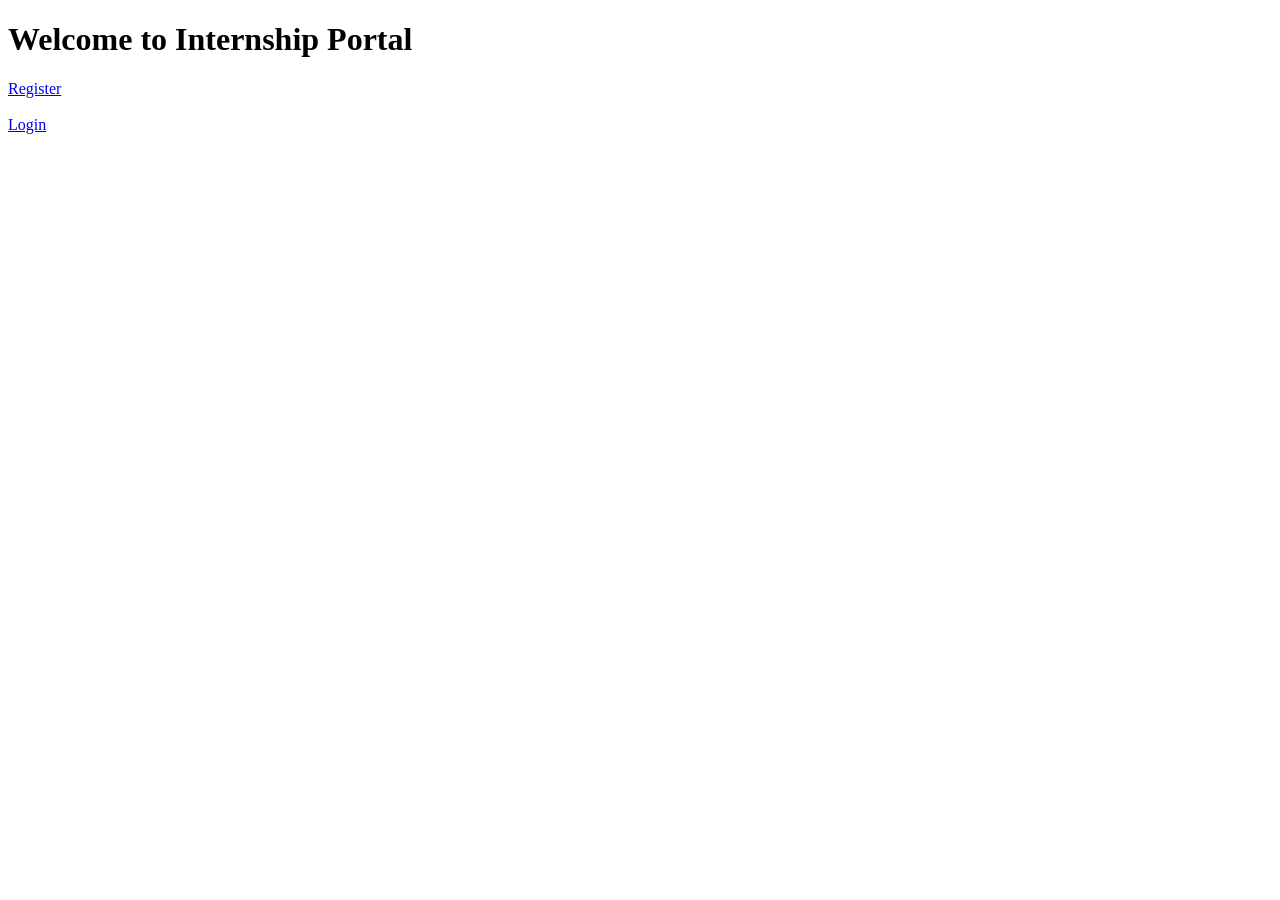
<file: index.html>
<!DOCTYPE html>
<html>
<head>
<title>Internship Portal</title>
</head>
<body>
<h1>Welcome to Internship Portal</h1>
<a href="registration.html">Register</a>
<br><br>
<a href="login.html">Login</a>
</body>
</html>
</file>
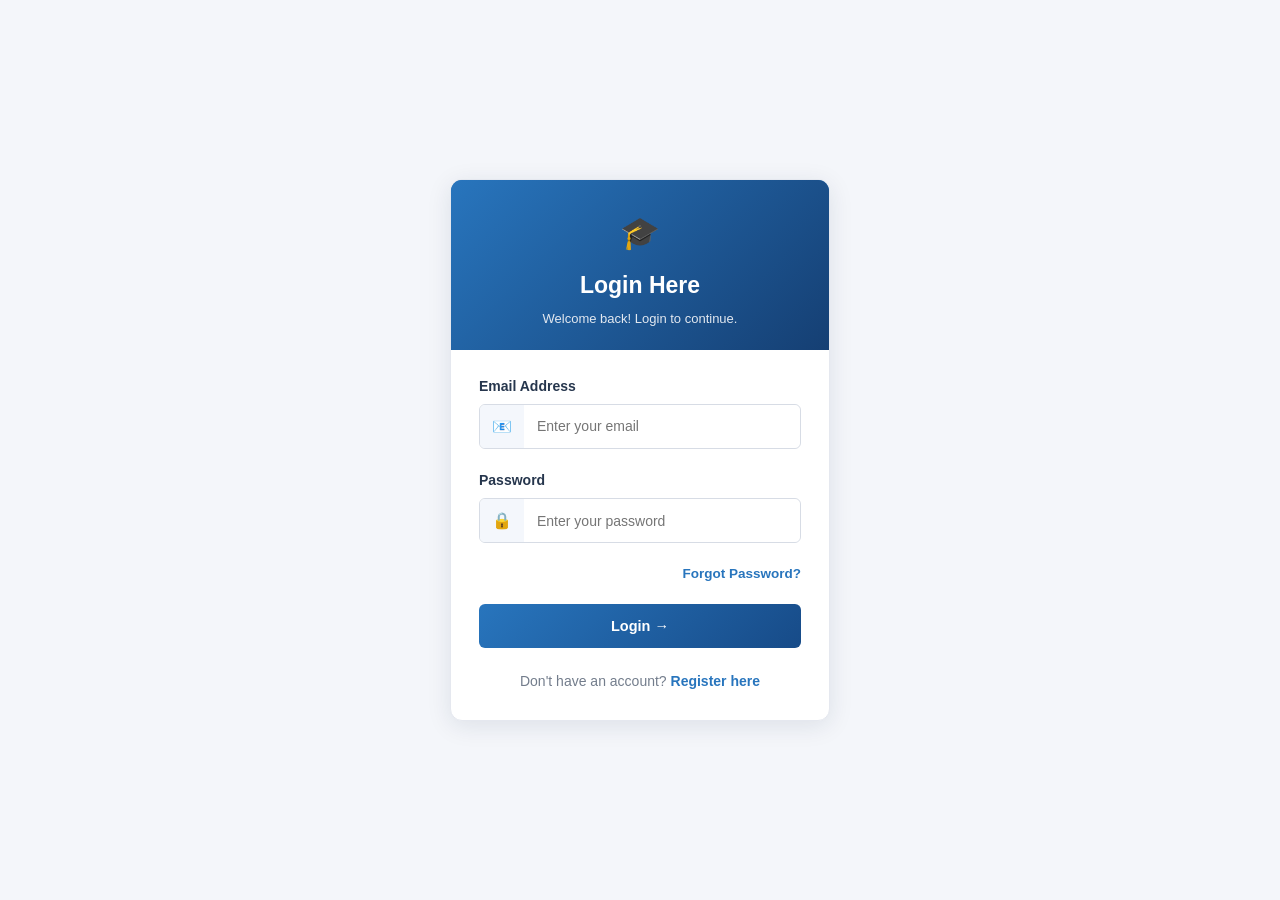
<file: login.html>
<!DOCTYPE html>
<html lang="en">
<head>
    <meta charset="UTF-8">
    <meta name="viewport" content="width=device-width, initial-scale=1.0">
    <title>Student Login | Internship Portal</title>
    <link rel="stylesheet" href="style.css">
</head>
<body>

<div class="login-page">

    <div class="login-card">

        <div class="brand card-header">
            <div class="brand-icon">🎓</div>
            <h1>Login Here</h1>
            <p>Welcome back! Login to continue.</p>
        </div>

        <form id="loginForm">

            <div class="form-group">
                <label for="loginEmail">Email Address</label>
                <div class="input-icon-field">
                    <span>📧</span>
                    <input type="email" id="loginEmail"
                           placeholder="Enter your email" required>
                </div>
            </div>

            <div class="form-group">
                <label for="loginPassword">Password</label>
                <div class="input-icon-field">
                    <span>🔒</span>
                    <input type="password" id="loginPassword"
                           placeholder="Enter your password" required>
                </div>
            </div>

           <div class="login-options">
    <!-- Pointing to a file that doesn't exist -->
    <a href="forgot-password.html" id="forgotPassword">Forgot Password?</a>
</div>

            <button type="submit" class="submit-btn">
                Login →
            </button>

            <p class="bottom-text">
                Don't have an account?
                <a href="registration.html">Register here</a>
            </p>

        </form>

    </div>

</div>

<script>
    document.getElementById("loginForm").addEventListener("submit", function (event) {
        event.preventDefault();

        alert(
            "Login successful!\nWelcome! Let's get your journey started\n\n" +
            "This is a frontend demo. Actual login authentication is not connected yet."
        );
    });

   
</script>

</body>
</html>
</file>
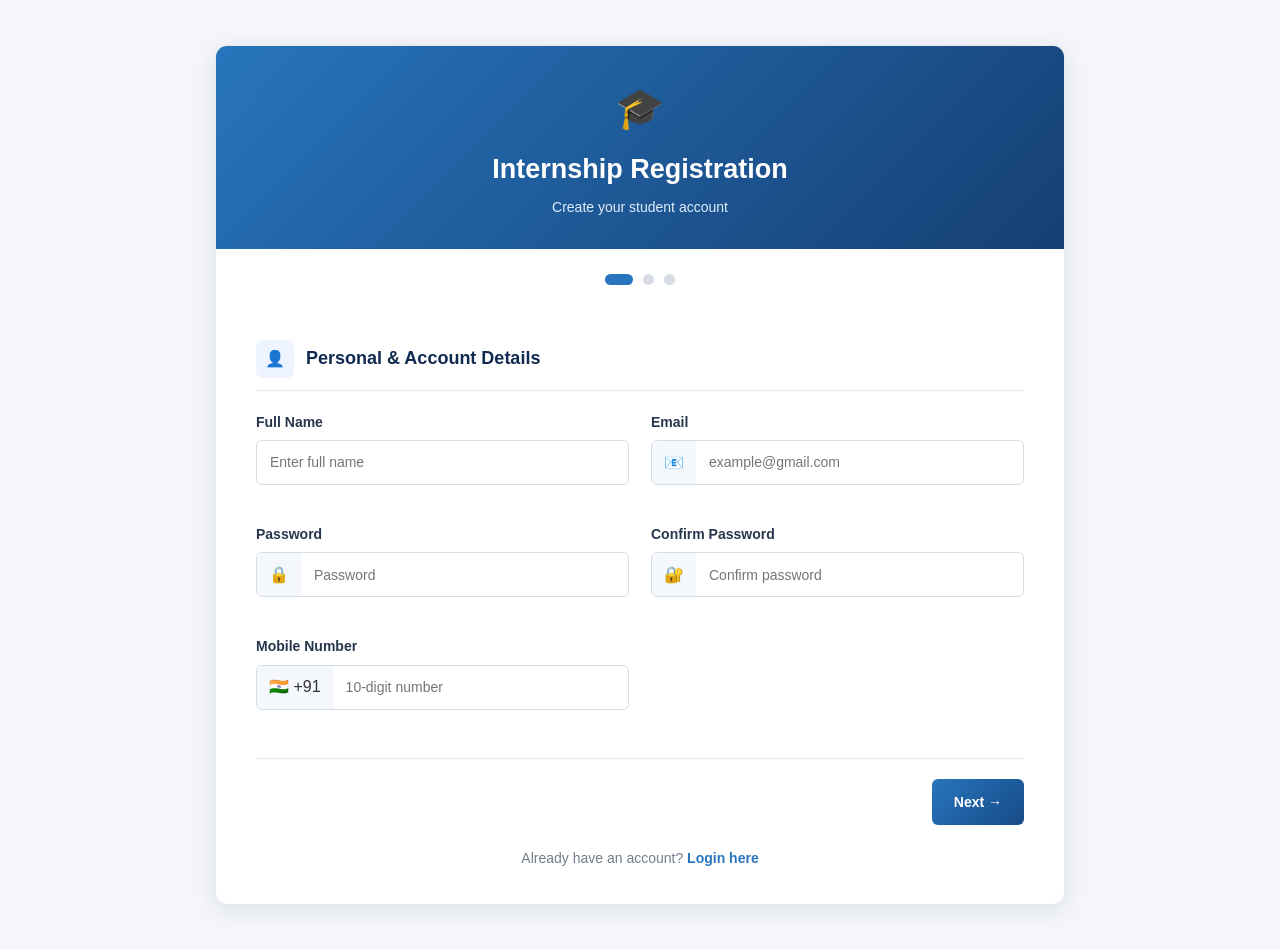
<file: registration.html>
<!DOCTYPE html>
<html lang="en">
<head>
    <meta charset="UTF-8">
    <meta name="viewport" content="width=device-width, initial-scale=1.0">
    <title>Student Registration | Internship Portal</title>
    <link rel="stylesheet" href="style.css">
</head>
<body>

<div class="page-container">

    <div class="form-card">

        <!-- BLUE CARD HEADER -->
        <div class="card-header">
            <div class="brand-icon">🎓</div>
            <h1>Internship Registration</h1>
            <p>Create your student account</p>
        </div>

        <!-- STEP INDICATORS -->
        <div class="step-indicators">
            <div class="step-dot active"></div>
            <div class="step-dot"></div>
            <div class="step-dot"></div>
        </div>

        <form id="registerForm">

            <!-- STEP 1 -->
            <div class="step-panel active">

                <div class="section-heading">
                    <span>👤</span>
                    <h2>Personal & Account Details</h2>
                </div>

                <div class="form-grid">

                    <div class="form-group">
                        <label>Full Name</label>
                        <input type="text" id="fullName"
                               placeholder="Enter full name" required>
                    </div>

                    <div class="form-group">
                        <label>Email</label>
                        <div class="input-icon-field">
                            <span>📧</span>
                            <input type="email" id="email"
                                   placeholder="example@gmail.com" required>
                        </div>
                    </div>

                    <div class="form-group">
                        <label>Password</label>
                        <div class="input-icon-field">
                            <span>🔒</span>
                            <input type="password" id="password"
                                   placeholder="Password" minlength="8" required>
                        </div>
                    </div>

                    <div class="form-group">
                        <label>Confirm Password</label>
                        <div class="input-icon-field">
                            <span>🔐</span>
                            <input type="password" id="confirmPassword"
                                   placeholder="Confirm password" required>
                        </div>
                    </div>

                    <div class="form-group">
                        <label>Mobile Number</label>
                        <div class="mobile-input">
                            <span>🇮🇳 +91</span>
                            <input type="tel" id="mobile"
                                   placeholder="10-digit number"
                                   pattern="[0-9]{10}"
                                   maxlength="10" required>
                        </div>
                    </div>

                </div>
            </div>

            <!-- STEP 2 -->
            <div class="step-panel">

                <div class="section-heading">
                    <span>🏫</span>
                    <h2>College & Academic Details</h2>
                </div>

                <div class="form-grid">

                    <div class="form-group full-width">
                        <label>College Name</label>

                        <select id="college" required>
                            <option value="">Select College</option>
                            <option value="E.G.S. Pillay Engineering College">
                                E.G.S. Pillay Engineering College
                            </option>
                            <option value="__add_new__">+ Add New College</option>
                        </select>

                        <input type="text" id="newCollege"
                               class="conditional-input"
                               placeholder="Enter new college name">
                    </div>

                    <div class="form-group">
                        <label>Register Number</label>
                        <input type="text" id="registerNumber"
                               placeholder="Register number"
                               maxlength="15" required>
                    </div>

                    <div class="form-group">
                        <label>Degree</label>
                        <select id="degree" required>
                            <option value="">Select Degree</option>
                            <option>B.E</option>
                            <option>B.Tech</option>
                            <option>B.Sc</option>
                            <option>BCA</option>
                            <option>M.E</option>
                            <option>M.Tech</option>
                            <option>MCA</option>
                            <option>Other</option>
                        </select>
                    </div>

                    <div class="form-group full-width">
                        <label>Department</label>

                        <select id="department" required>
                            <option value="">Select Department</option>
                            <option>Computer Science Engineering</option>
                            <option>Information Technology</option>
                            <option>Electronics and Communication Engineering</option>
                            <option>Mechanical Engineering</option>
                            <option>Civil Engineering</option>
                            <option>Artificial Intelligence and Data Science</option>
                            <option value="__add_new__">+ Add New Department</option>
                        </select>

                        <input type="text" id="newDepartment"
                               class="conditional-input"
                               placeholder="Enter new department">
                    </div>

                    <div class="form-group">
                        <label>Year</label>
                        <select id="year" required>
                            <option value="">Select Year</option>
                            <option value="1">1st Year</option>
                            <option value="2">2nd Year</option>
                            <option value="3">3rd Year</option>
                            <option value="4">4th Year</option>
                        </select>
                    </div>

                    <div class="form-group">
                        <label>Semester</label>
                        <select id="semester" required>
                            <option value="">Select Semester</option>
                        </select>
                    </div>

                </div>
            </div>

            <!-- STEP 3 -->
            <div class="step-panel">

                <div class="section-heading">
                    <span>💼</span>
                    <h2>Internship Details</h2>
                </div>

                <div class="form-grid">

                    <div class="form-group">
                        <label>Domain</label>
                        <select id="domain" required>
                            <option value="">Select Domain</option>
                            <option>Full Stack Development</option>
                            <option>Python Development</option>
                            <option>Web Development</option>
                            <option>Data Science</option>
                            <option>Artificial Intelligence</option>
                            <option>UI/UX Design</option>
                        </select>
                    </div>

                    <div class="form-group">
                        <label>Duration</label>
                        <select id="duration" required>
                            <option value="">Select Duration</option>
                            <option>15 Days</option>
                            <option>30 Days</option>
                            <option>45 Days</option>
                            <option>60 Days</option>
                            <option value="Other">Other</option>
                        </select>

                        <input type="text" id="customDuration"
                               class="conditional-input"
                               placeholder="Enter duration">
                    </div>

                    <div class="form-group">
                        <label>Start Date</label>
                        <input type="date" id="startDate" required>
                    </div>

                    <div class="form-group">
                        <label>End Date</label>
                        <input type="date" id="endDate" required>
                    </div>

                    <div class="form-group full-width">
                        <label>Mode</label>
                        <select id="mode" required>
                            <option value="">Select Mode</option>
                            <option>Online</option>
                            <option>Offline</option>
                            <option>Hybrid</option>
                        </select>
                    </div>

                </div>

                <div class="terms">
                    <input type="checkbox" id="terms" required>
                    <label for="terms">
                        I agree to the terms and conditions.
                    </label>
                </div>

            </div>

            <!-- NAVIGATION BUTTONS -->
            <div class="stepper-nav">

                <button type="button" id="prevBtn" class="nav-btn">
                    ← Previous
                </button>

                <button type="button" id="nextBtn" class="nav-btn">
                    Next →
                </button>

                <button type="submit" id="submitBtn" class="nav-btn">
                    Create Account
                </button>

            </div>

            <p class="bottom-text">
                Already have an account?
                <a href="login.html">Login here</a>
            </p>

        </form>
    </div>

</div>

<script>
const panels = document.querySelectorAll(".step-panel");
const dots = document.querySelectorAll(".step-dot");

const prevBtn = document.getElementById("prevBtn");
const nextBtn = document.getElementById("nextBtn");
const submitBtn = document.getElementById("submitBtn");
const form = document.getElementById("registerForm");

let currentStep = 0;

// Add new college and department
function setupAddNew(selectId, inputId) {
    const select = document.getElementById(selectId);
    const input = document.getElementById(inputId);

    select.addEventListener("change", function() {
        input.style.display =
            this.value === "__add_new__" ? "block" : "none";

        input.required = this.value === "__add_new__";

        if (input.required) input.focus();
        else input.value = "";
    });

    return function() {
        const value = input.value.trim();

        if (!value) {
            alert("Please enter a name.");
            input.focus();
            return false;
        }

        const exists = Array.from(select.options).some(option =>
            option.value.toLowerCase() === value.toLowerCase()
        );

        if (exists) {
            alert("This name already exists.");
            input.focus();
            return false;
        }

        const option = document.createElement("option");
        option.value = value;
        option.textContent = value;

        select.insertBefore(
            option,
            select.querySelector('option[value="__add_new__"]')
        );

        select.value = value;
        input.value = "";
        input.style.display = "none";
        input.required = false;

        return true;
    };
}

const addCollege = setupAddNew("college", "newCollege");
const addDepartment = setupAddNew("department", "newDepartment");

// Semester selection
const year = document.getElementById("year");
const semester = document.getElementById("semester");

year.addEventListener("change", function() {
    semester.innerHTML =
        '<option value="">Select Semester</option>';

    const map = {
        "1": [1, 2],
        "2": [3, 4],
        "3": [5, 6],
        "4": [7, 8]
    };

    (map[this.value] || []).forEach(number => {
        const option = document.createElement("option");
        option.value = number;
        option.textContent = "Semester " + number;
        semester.appendChild(option);
    });
});

// Custom duration
const duration = document.getElementById("duration");
const customDuration = document.getElementById("customDuration");

duration.addEventListener("change", function() {
    const isOther = this.value === "Other";

    customDuration.style.display = isOther ? "block" : "none";
    customDuration.required = isOther;

    if (!isOther) customDuration.value = "";
});

// Date validation
const startDate = document.getElementById("startDate");
const endDate = document.getElementById("endDate");

startDate.addEventListener("change", function() {
    endDate.min = this.value;

    if (endDate.value && endDate.value < this.value) {
        endDate.value = "";
    }
});

// Update stepper
function updateUI() {
    panels.forEach((panel, index) => {
        panel.classList.toggle("active", index === currentStep);
    });

    dots.forEach((dot, index) => {
        dot.classList.remove("active", "completed");

        if (index < currentStep) dot.classList.add("completed");
        if (index === currentStep) dot.classList.add("active");
    });

    prevBtn.style.display = currentStep === 0 ? "none" : "block";
    nextBtn.style.display =
        currentStep === panels.length - 1 ? "none" : "block";
    submitBtn.style.display =
        currentStep === panels.length - 1 ? "block" : "none";
}

// Validate current step
function validateStep() {
    if (currentStep === 1) {
        const college = document.getElementById("college");
        const department = document.getElementById("department");

        if (college.value === "__add_new__" && !addCollege()) return false;
        if (department.value === "__add_new__" && !addDepartment()) return false;
    }

    for (const input of panels[currentStep].querySelectorAll("input, select")) {
        if (!input.checkValidity()) {
            input.reportValidity();
            return false;
        }
    }

    if (currentStep === 0) {
        const password = document.getElementById("password").value;
        const confirmPassword =
            document.getElementById("confirmPassword").value;

        if (password !== confirmPassword) {
            alert("Passwords do not match!");
            return false;
        }
    }

    if (currentStep === 2 && endDate.value <= startDate.value) {
        alert("End date must be after the start date.");
        return false;
    }

    return true;
}

// Next
nextBtn.addEventListener("click", function() {
    if (validateStep()) {
        currentStep++;
        updateUI();
    }
});

// Previous
prevBtn.addEventListener("click", function() {
    if (currentStep > 0) {
        currentStep--;
        updateUI();
    }
});

// Submit
form.addEventListener("submit", function(event) {
    event.preventDefault();

    if (!validateStep()) return;

    alert(
        "Registration completed successfully!\nWelcome " +
        document.getElementById("fullName").value
    );

    form.reset();
    currentStep = 0;

    document.querySelectorAll(".conditional-input").forEach(input => {
        input.style.display = "none";
        input.required = false;
    });

    semester.innerHTML =
        '<option value="">Select Semester</option>';

    endDate.min = "";

    updateUI();
});

updateUI();
</script>

</body>
</html>
</file>
<file: style.css>
/* =====================================
   COMMON STYLES
===================================== */

* {
    margin: 0;
    padding: 0;
    box-sizing: border-box;
}

body {
    font-family: Arial, Helvetica, sans-serif;
    background: #f4f6fa;
    color: #333;
    line-height: 1.6;
}

a {
    text-decoration: none;
}


/* =====================================
   REGISTRATION PAGE
===================================== */

.page-container {
    min-height: 100vh;
    padding: 45px 20px;
    display: flex;
    justify-content: center;
    align-items: flex-start;
}

.form-card {
    width: 100%;
    max-width: 850px;
    background: #fff;
    border-radius: 12px;
    overflow: hidden;
    border: 1px solid #e5e8ef;
    box-shadow: 0 5px 25px rgba(15, 35, 65, 0.10);
}


/* =====================================
   BLUE CARD HEADER - BOTH PAGES
===================================== */

.card-header {
    text-align: center;
    padding: 30px 20px;
    background: linear-gradient(135deg, #2875bd, #153f73);
    color: white;
}

.card-header .brand-icon {
    font-size: 40px;
    margin-bottom: 8px;
}

.card-header h1 {
    color: white;
    font-size: 27px;
    margin-bottom: 5px;
}

.card-header p {
    color: #e1edfa;
    font-size: 14px;
}


/* =====================================
   REGISTRATION FORM CONTENT
===================================== */

#registerForm {
    padding: 30px 40px 35px;
}

.step-indicators {
    display: flex;
    justify-content: center;
    gap: 10px;
    padding-top: 25px;
}

.step-dot {
    width: 11px;
    height: 11px;
    border-radius: 50%;
    background: #d7dce5;
    transition: 0.3s;
}

.step-dot.active {
    width: 28px;
    border-radius: 8px;
    background: #2875bd;
}

.step-dot.completed {
    background: #15803d;
}

.step-panel {
    display: none;
    animation: slideIn 0.4s ease;
}

.step-panel.active {
    display: block;
}

@keyframes slideIn {
    from {
        opacity: 0;
        transform: translateX(20px);
    }

    to {
        opacity: 1;
        transform: translateX(0);
    }
}


/* =====================================
   SECTION HEADING
===================================== */

.section-heading {
    display: flex;
    align-items: center;
    gap: 12px;
    margin: 25px 0 20px;
    padding-bottom: 12px;
    border-bottom: 1px solid #e6eaf0;
}

.section-heading span {
    width: 38px;
    height: 38px;
    display: flex;
    align-items: center;
    justify-content: center;
    background: #edf4ff;
    border-radius: 7px;
}

.section-heading h2 {
    color: #102a50;
    font-size: 18px;
}


/* =====================================
   FORM GRID
===================================== */

.form-grid {
    display: grid;
    grid-template-columns: repeat(2, 1fr);
    gap: 20px 22px;
}

.full-width {
    grid-column: span 2;
}

.form-group {
    display: flex;
    flex-direction: column;
    margin-bottom: 18px;
}

.form-group label {
    color: #26364d;
    font-size: 14px;
    font-weight: 600;
    margin-bottom: 7px;
}

.form-group input,
.form-group select {
    width: 100%;
    height: 45px;
    padding: 10px 13px;
    border: 1px solid #d7dce5;
    border-radius: 6px;
    background: white;
    font-size: 14px;
    outline: none;
    transition: 0.3s;
}

.form-group input:focus,
.form-group select:focus {
    border-color: #2875bd;
    box-shadow: 0 0 0 3px rgba(40, 117, 189, 0.15);
}


/* =====================================
   INPUT ICONS
===================================== */

.input-icon-field,
.mobile-input {
    display: flex;
    align-items: center;
    width: 100%;
    height: 45px;
    border: 1px solid #d7dce5;
    border-radius: 6px;
    overflow: hidden;
}

.input-icon-field span,
.mobile-input span {
    padding: 0 12px;
    white-space: nowrap;
    background: #f4f7fc;
    height: 100%;
    display: flex;
    align-items: center;
}

.input-icon-field input,
.mobile-input input {
    flex: 1;
    min-width: 0;
    border: none;
    height: 100%;
    box-shadow: none;
}

.input-icon-field input:focus,
.mobile-input input:focus {
    box-shadow: none;
}

.conditional-input {
    display: none;
    margin-top: 10px;
}


/* =====================================
   TERMS AND CONDITIONS
===================================== */

.terms {
    display: flex;
    align-items: center;
    gap: 10px;
    margin-top: 20px;
    font-size: 14px;
}

.terms input {
    accent-color: #2875bd;
    width: 16px;
    height: 16px;
}


/* =====================================
   STEPPER BUTTONS - UPDATED
===================================== */

.stepper-nav {
    display: flex;
    justify-content: space-between;
    align-items: center;
    gap: 12px;
    width: 100%;
    margin-top: 30px;
    padding-top: 20px;
    border-top: 1px solid #e6eaf0;
}

.nav-btn,
.submit-btn {
    height: 46px;
    padding: 0 22px;
    background: linear-gradient(135deg, #2875bd, #174b88);
    color: white;
    border: none;
    border-radius: 6px;
    font-size: 14px;
    font-weight: 600;
    cursor: pointer;
    transition: 0.3s;
}

.nav-btn:hover,
.submit-btn:hover {
    background: linear-gradient(135deg, #174b88, #10345f);
    transform: translateY(-2px);
}

/* Previous button on left */
#prevBtn {
    margin-right: auto;
}

/* Next button on right */
#nextBtn {
    margin-left: auto;
}

/* Create Account button on right */
#submitBtn {
    margin-left: auto;
}

/* Initial visibility */
#prevBtn,
#submitBtn {
    display: none;
}


/* =====================================
   LOGIN PAGE
===================================== */

.login-page {
    min-height: 100vh;
    display: flex;
    justify-content: center;
    align-items: center;
    padding: 30px 15px;
}

.login-card {
    width: 100%;
    max-width: 450px;
    background: white;
    border-radius: 12px;
    overflow: hidden;
    border: 1px solid #e5e8ef;
    box-shadow: 0 5px 25px rgba(15, 35, 65, 0.10);
}

.login-card form {
    padding: 30px 35px 35px;
}

.login-card .form-group {
    margin-bottom: 20px;
}

.login-options {
    display: flex;
    justify-content: flex-end;
    margin: 10px 0 22px;
    font-size: 14px;
}

.login-options a {
    color: #2875bd;
    font-weight: 600;
}

.login-options a:hover {
    color: #10345f;
    text-decoration: underline;
}

.login-card .submit-btn {
    width: 100%;
    height: 47px;
    font-size: 15px;
}


/* =====================================
   BOTTOM TEXT
===================================== */

.bottom-text {
    text-align: center;
    color: #737d8c;
    font-size: 14px;
    margin-top: 22px;
}

.bottom-text a {
    color: #2875bd;
    font-weight: 600;
}

.bottom-text a:hover {
    color: #10345f;
    text-decoration: underline;
}


/* =====================================
   RESPONSIVE DESIGN
===================================== */

@media (max-width: 650px) {

    .page-container {
        padding: 20px 12px;
    }

    #registerForm {
        padding: 20px 18px 25px;
    }

    .form-grid {
        grid-template-columns: 1fr;
    }

    .full-width {
        grid-column: span 1;
    }

    .card-header {
        padding: 25px 15px;
    }

    .card-header h1 {
        font-size: 23px;
    }

    .section-heading h2 {
        font-size: 16px;
    }

    .stepper-nav {
        gap: 8px;
    }

    .nav-btn {
        padding: 0 14px;
        font-size: 13px;
    }

    .login-page {
        padding: 20px 12px;
    }

    .login-card form {
        padding: 25px 20px;
    }

}

/* =====================================
   LOGIN PAGE
===================================== */

.login-page {
    min-height: 100vh;
    display: flex;
    justify-content: center;
    align-items: center;
    padding: 30px 15px;
}

.login-card {
    width: 100%;
    max-width: 380px; /* Balanced size (between 320px and 450px) */
    background: white;
    border-radius: 12px;
    overflow: hidden;
    border: 1px solid #e5e8ef;
    box-shadow: 0 5px 25px rgba(15, 35, 65, 0.10);
}

/* Slightly larger header padding and fonts */
.login-card .brand.card-header {
    background-color: #2875bd;
    color: #ffffff;
    text-align: center;
    padding: 28px 20px 20px; 
}

.login-card .brand.card-header .brand-icon {
    font-size: 32px; 
    margin-bottom: 8px;
}

.login-card .brand.card-header h1 {
    color: #ffffff;
    margin: 0 0 5px;
    font-size: 23px; 
}

.login-card .brand.card-header p {
    color: #e2e8f0;
    margin: 0;
    font-size: 13px; 
}

.login-card form {
    padding: 25px 28px 28px; /* Comfortable inner spacing */
}

.login-card .section-heading {
    margin-top: 0;
}

.login-options {
    display: flex;
    justify-content: flex-end;
    margin: 9px 0 19px;
    font-size: 13.5px;
}

.login-options a {
    color: #2875bd;
    font-weight: 600;
}

.login-options a:hover {
    color: #10345f;
    text-decoration: underline;
}

.login-card .submit-btn {
    width: 100%;
    height: 44px; /* Balanced button height */
    font-size: 14.5px;
}

@media (max-width: 500px) {
    .login-card form {
        padding: 20px 18px;
    }
}
</file>
